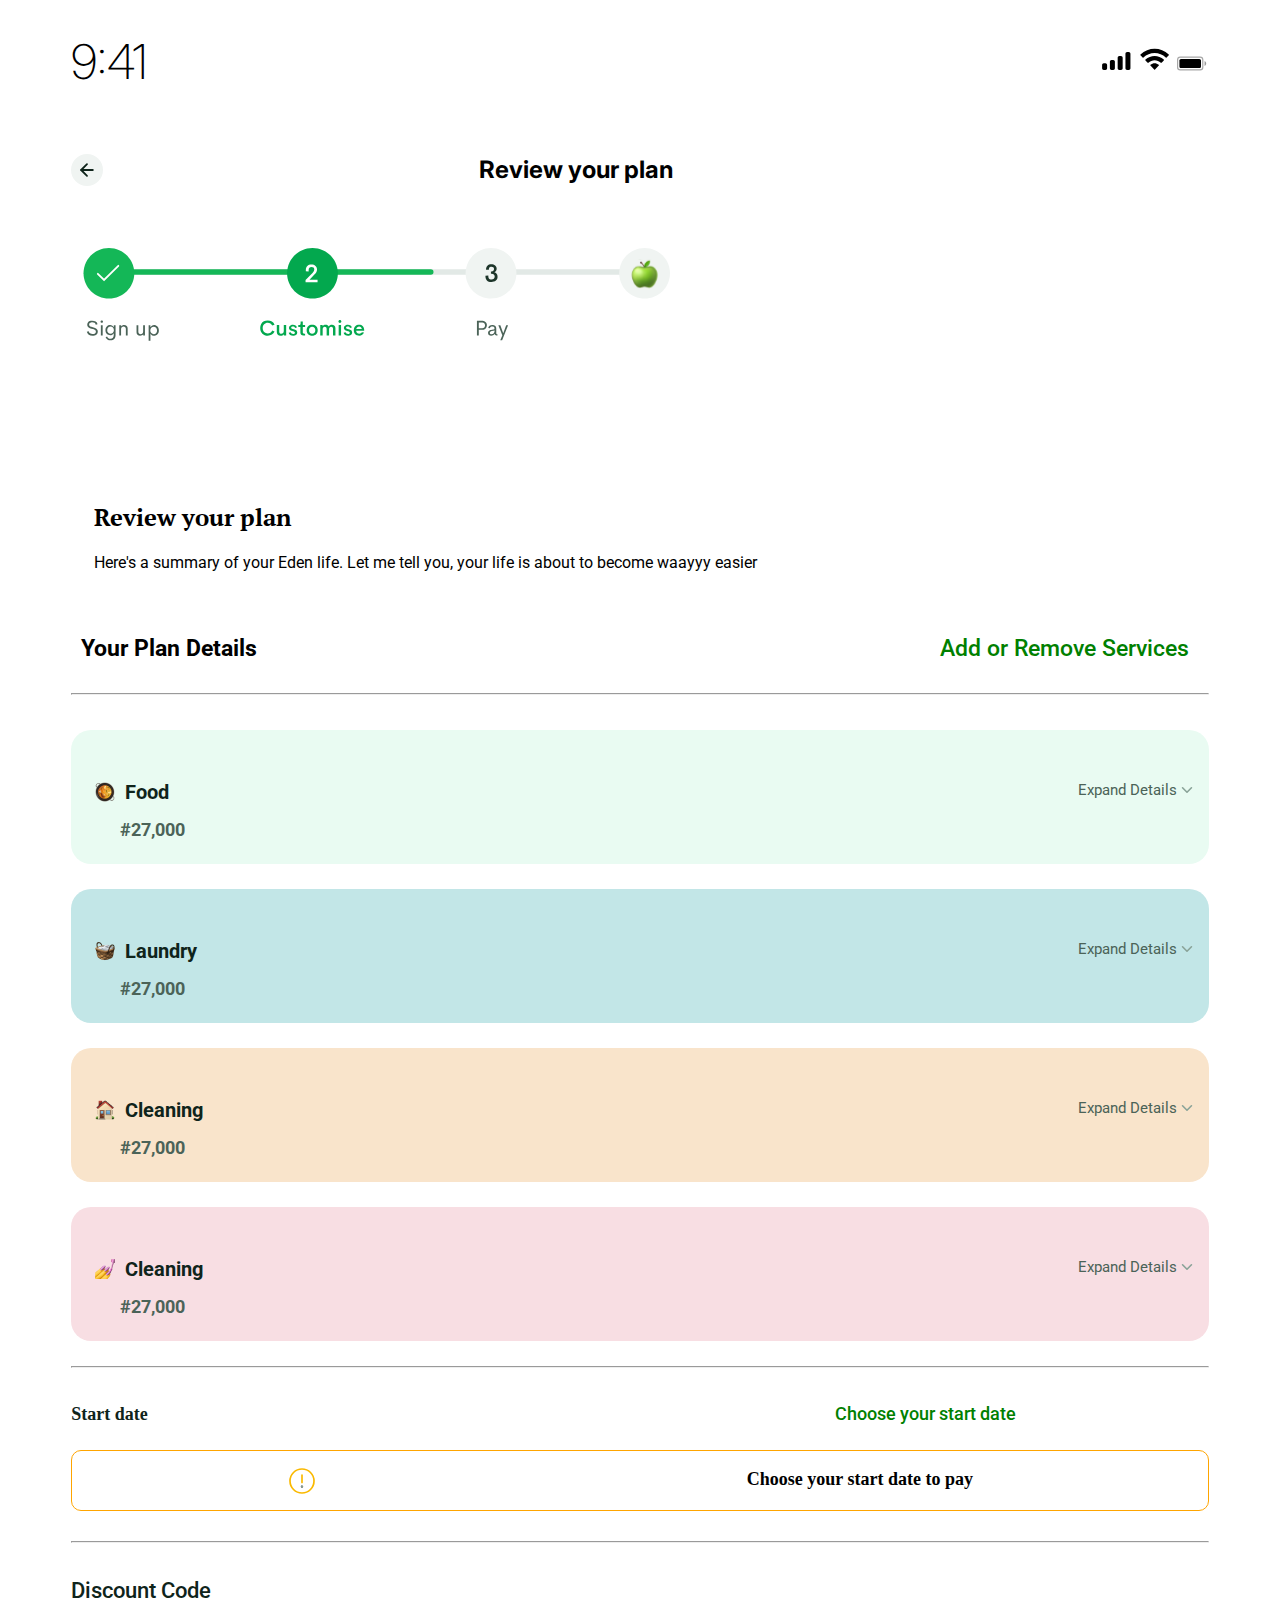
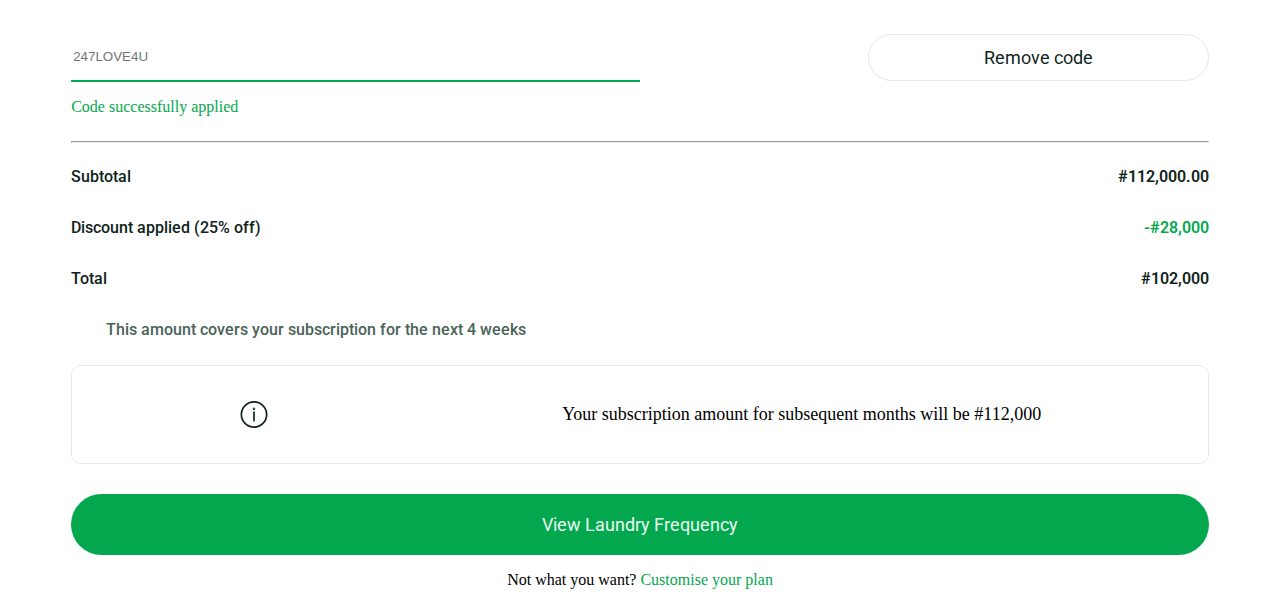
<file: index.html>
<html lang="en">
<head>
    <meta charset="UTF-8">
    <meta name="viewport" content="width=device-width, initial-scale=1.0">
    <title>Review Plan</title>
    <link rel="preconnect" href="https://fonts.googleapis.com">
    <link rel="preconnect" href="https://fonts.gstatic.com" crossorigin>
    <link href="https://fonts.googleapis.com/css2?family=Great+Vibes&family=Inter:
    wght@400;500;600;700;800&family=Kaushan+Script&family=League+Spartan:wght@300;400;500;
    600;700&family=Montserrat:ital,wght@0,100;0,200;0,400;0,600;0,700;0,800;0,900;1,500&family=Open+Sans:
    ital,wght@0,300;0,400;0,500;0,600;0,700;0,800;1,300&family=PT+Serif:ital,wght@0,400;0,700;1,400;1,700&family=
    Quicksand:wght@300;400;500;600;700&family=Raleway:ital,wght@0,100;0,200;0,300;0,400;0,500;0,600;0,700;0,800;0,
    900;1,100;1,200;1,300;1,400;1,500;1,600;1,700;1,800;1,900&family=Rubik:ital,wght@0,300;0,400;0,500;1,300;1,400;1,
    500&display=swap" rel="stylesheet">
    <link rel="preconnect" href="https://fonts.googleapis.com">
    <link rel="preconnect" href="https://fonts.gstatic.com" crossorigin>
    <link href="https://fonts.googleapis.com/css2?family=Great+Vibes&family=Inter:wght@400;500;600;700;800&family=Kaushan+Script&family=League+Spartan:wght@300;400;500;600;700&family=Montserrat:ital,wght@0,100;0,200;0,400;0,600;0,700;0,800;0,900;1,500&family=Open+Sans:ital,wght@0,300;0,400;0,500;0,600;0,700;0,800;1,300&family=PT+Serif:ital,wght@0,400;0,700;1,400;1,700&family=Quicksand:wght@300;400;500;600;700&family=Raleway:ital,wght@0,100;0,200;0,300;0,400;0,500;0,600;0,700;0,800;0,900;1,100;1,200;1,300;1,400;1,500;1,600;1,700;1,800;1,900&family=Roboto:ital,wght@0,100;0,300;0,400;0,500;0,700;0,900;1,100&family=Rubik:ital,wght@0,300;0,400;0,500;1,300;1,400;1,500&display=swap" rel="stylesheet">
    <link rel="stylesheet" href="../styles/review.css">
</head>

<body>
    <div class="parent-container">

        <div class="status-bar">
            <div class="time">9:41</div>
            <div class="status-icon">
                <img src="../project-assets/svg/Mobile Signal.svg" alt="Mobile Signal SVG" />
                <img src="../project-assets/svg/Wifi.svg"  alt="Wifi Signal SVG" />
                <img src="../project-assets/svg/Battery.svg" alt="Battery SVG" />
            </div>
        </div>

        <div class="review-plan">
            <div>
                <img src="../project-assets/svg/left-arrow.svg" alt="left-arrow" />
            </div>
            <p>Review your plan</p>
        </div>

        <div>
            <div class="progress-bar">
                <img src="../project-assets/svg/Frame 10079.svg" alt="progress-bar SVG" />
            </div>
        </div>

        <section class="plan-review">
            <h2>Review your plan</h2>
            <p>Here's a summary of your Eden life. Let me tell you, your life is about to become waayyy easier</p>
        </section>
        <div class="plan-details">
            <div class="plan">
                <h3>Your Plan Details</h3>
            </div>
            
            <div class="services">
                <h3>Add or Remove Services</h3>
            </div>         
        </div>
        <hr  class="hr-line">
        <div class="category food-body">
            <div class="food">
                <img class="img" src="../project-assets/svg/image 3.svg" alt="food">
                <h4>Food</h4>
                <div class="price">
                    <h3>#27,000</h3>
                </div> 
            </div>
            
            <div class="expand">
                <p>Expand Details</p>
                <img src="../project-assets/svg/Arrow.svg" alt="">
            </div>      
        </div>

        <div class="category laundry-body">
            <div class="food">
                <img class="img" src="../project-assets/images/laundry.png" alt="food">
                <h4>Laundry</h4>
                <div class="price">
                    <h3>#27,000</h3>
                </div> 
            </div>
            
            <div class="expand">
                <p>Expand Details</p>
                <img src="../project-assets/svg/Arrow.svg" alt="">

            </div>    
        </div>

        <div class="category cleaning-body">
            <div class="food">
                <img class="img" src="../project-assets/images/house.png" alt="food">
                <h4>Cleaning</h4>
                <div class="price">
                    <h3>#27,000</h3>
                </div> 
            </div>
            
            <div class="expand">
                <p>Expand Details</p>
                <img src="../project-assets/svg/Arrow.svg" alt="">
            </div>    
        </div>

        <div class="category beauty-body">
            <div class="food">
                <img class="img" src="../project-assets/images/beauty.png" alt="food">
                <h4>Cleaning</h4>
                <div class="price">
                    <h3>#27,000</h3>
                </div> 
            </div>
            
            <div class="expand">
                <p>Expand Details</p>
                <img src="../project-assets/svg/Arrow.svg" alt="">
            </div>    
        </div>
        <hr  class="hr-line">
        <section class="start-date-sec">
            <span id="start-date">Start date</span>
            <span id="choose-date">Choose your start date</span>
        </section>

        <div class="payment-date">
            <img id="vector-img" src="../project-assets/svg/Alert Circle.svg" alt="">
            <p>Choose your start date to pay</p>
        </div>
        <hr class="hr-line">

        <section class="discount-sec">
            <h4>Discount Code</h4>
            <div id="code">
                <input type="text" placeholder="247LOVE4U">
                <button id="btn">Remove code</button>
            </div>
            <p>Code successfully applied</p>
        </section>
        <hr>

        <section class="price-rate">
            <div>
                <p>Subtotal</p>
                <p class="right-text">#112,000.00</p>
            </div>
            <div>
                <p>Discount applied (25% off)</p>
                <p class="rate right-text">-#28,000</p>
            </div>
            <div>
                <p>Total</p>
                <p class="right-text">#102,000</p>
            </div>
            <div class="sub-text">
                <p id="subscription-text">This amount covers your subscription for the next 4 weeks</p>
            </div>
        </section>
        <div class="amount">
            <img id="vector-img" src="../project-assets/svg/circle.svg" alt="">
            <p>Your subscription amount for subsequent months will be #112,000</p>
        </div>

        <section class="frequency">
            <div id="view">View Laundry Frequency</div>
            <p>Not what you want? <a href="./confetti.html">
                Customise your plan</a></p>
        </section>
    </div>
</body>

</html>
</file>
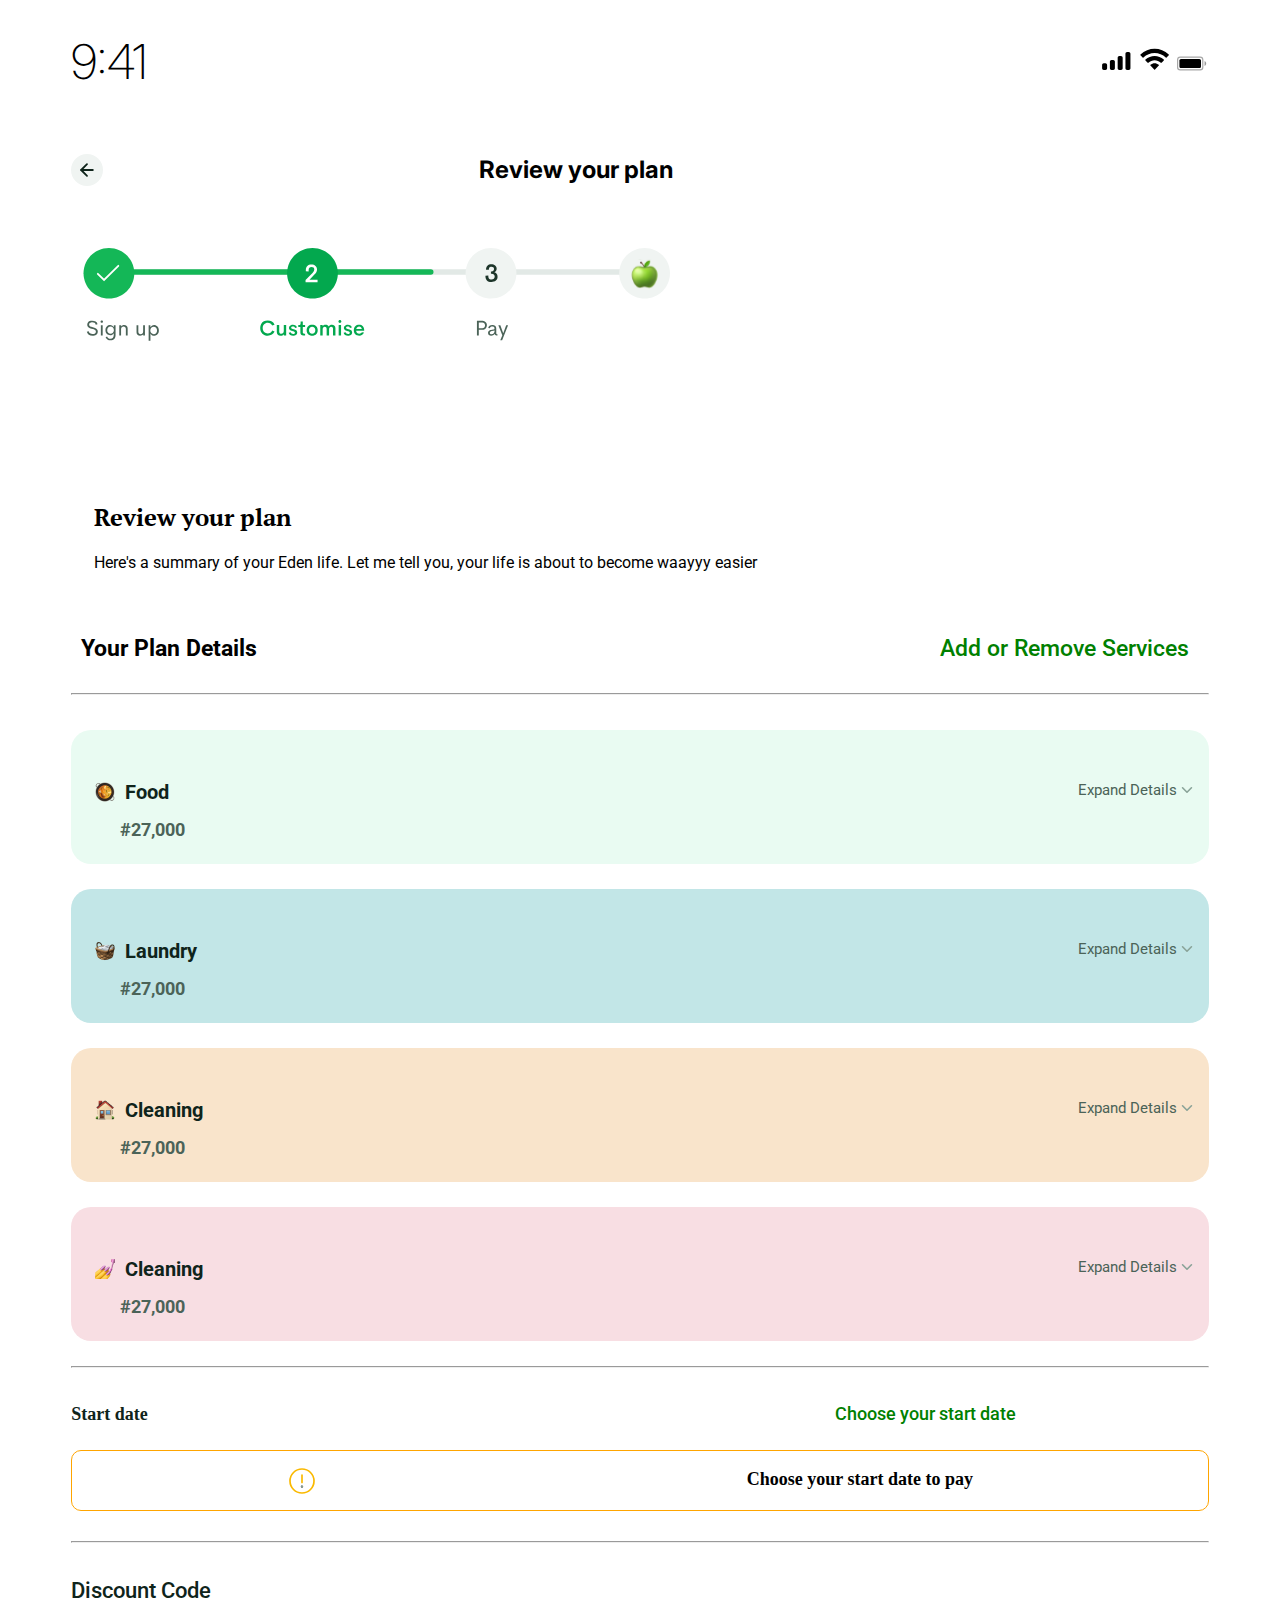
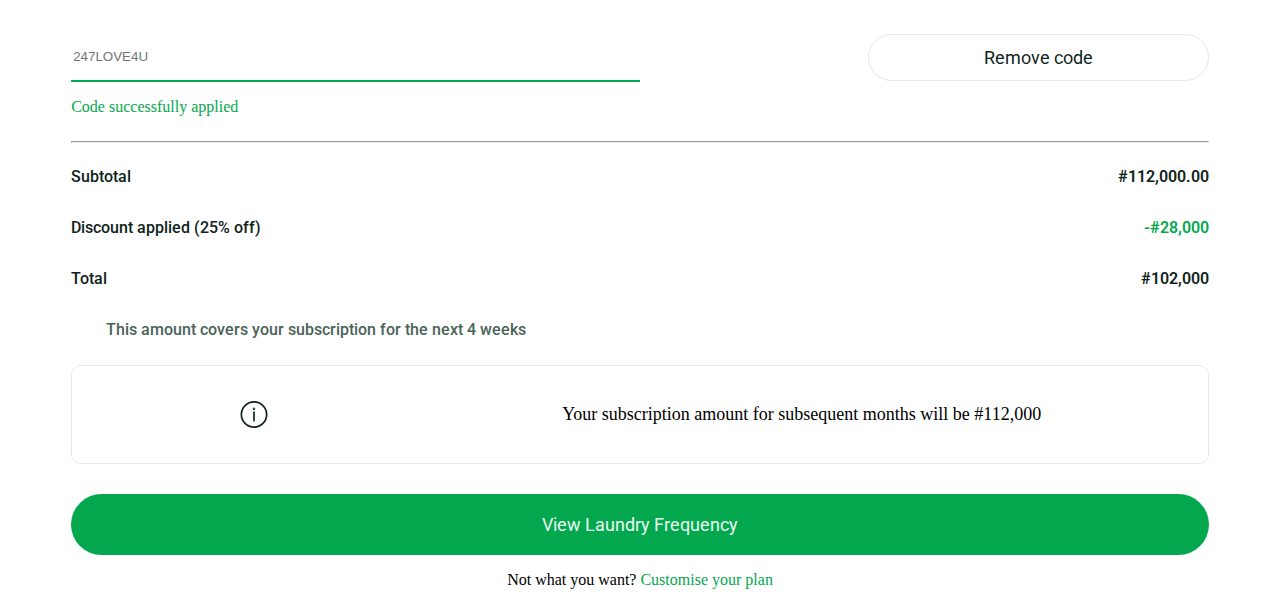
<file: index/review.html>
<html lang="en">
<head>
    <meta charset="UTF-8">
    <meta name="viewport" content="width=device-width, initial-scale=1.0">
    <title>Review Plan</title>
    <link rel="preconnect" href="https://fonts.googleapis.com">
    <link rel="preconnect" href="https://fonts.gstatic.com" crossorigin>
    <link href="https://fonts.googleapis.com/css2?family=Great+Vibes&family=Inter:
    wght@400;500;600;700;800&family=Kaushan+Script&family=League+Spartan:wght@300;400;500;
    600;700&family=Montserrat:ital,wght@0,100;0,200;0,400;0,600;0,700;0,800;0,900;1,500&family=Open+Sans:
    ital,wght@0,300;0,400;0,500;0,600;0,700;0,800;1,300&family=PT+Serif:ital,wght@0,400;0,700;1,400;1,700&family=
    Quicksand:wght@300;400;500;600;700&family=Raleway:ital,wght@0,100;0,200;0,300;0,400;0,500;0,600;0,700;0,800;0,
    900;1,100;1,200;1,300;1,400;1,500;1,600;1,700;1,800;1,900&family=Rubik:ital,wght@0,300;0,400;0,500;1,300;1,400;1,
    500&display=swap" rel="stylesheet">
    <link rel="preconnect" href="https://fonts.googleapis.com">
    <link rel="preconnect" href="https://fonts.gstatic.com" crossorigin>
    <link href="https://fonts.googleapis.com/css2?family=Great+Vibes&family=Inter:wght@400;500;600;700;800&family=Kaushan+Script&family=League+Spartan:wght@300;400;500;600;700&family=Montserrat:ital,wght@0,100;0,200;0,400;0,600;0,700;0,800;0,900;1,500&family=Open+Sans:ital,wght@0,300;0,400;0,500;0,600;0,700;0,800;1,300&family=PT+Serif:ital,wght@0,400;0,700;1,400;1,700&family=Quicksand:wght@300;400;500;600;700&family=Raleway:ital,wght@0,100;0,200;0,300;0,400;0,500;0,600;0,700;0,800;0,900;1,100;1,200;1,300;1,400;1,500;1,600;1,700;1,800;1,900&family=Roboto:ital,wght@0,100;0,300;0,400;0,500;0,700;0,900;1,100&family=Rubik:ital,wght@0,300;0,400;0,500;1,300;1,400;1,500&display=swap" rel="stylesheet">
    <link rel="stylesheet" href="../styles/review.css">
</head>

<body>
    <div class="parent-container">

        <div class="status-bar">
            <div class="time">9:41</div>
            <div class="status-icon">
                <img src="../project-assets/svg/Mobile Signal.svg" alt="Mobile Signal SVG" />
                <img src="../project-assets/svg/Wifi.svg"  alt="Wifi Signal SVG" />
                <img src="../project-assets/svg/Battery.svg" alt="Battery SVG" />
            </div>
        </div>

        <div class="review-plan">
            <div>
                <img src="../project-assets/svg/left-arrow.svg" alt="left-arrow" />
            </div>
            <p>Review your plan</p>
        </div>

        <div>
            <div class="progress-bar">
                <img src="../project-assets/svg/Frame 10079.svg" alt="progress-bar SVG" />
            </div>
        </div>

        <section class="plan-review">
            <h2>Review your plan</h2>
            <p>Here's a summary of your Eden life. Let me tell you, your life is about to become waayyy easier</p>
        </section>
        <div class="plan-details">
            <div class="plan">
                <h3>Your Plan Details</h3>
            </div>
            
            <div class="services">
                <h3>Add or Remove Services</h3>
            </div>         
        </div>
        <hr  class="hr-line">
        <div class="category food-body">
            <div class="food">
                <img class="img" src="../project-assets/svg/image 3.svg" alt="food">
                <h4>Food</h4>
                <div class="price">
                    <h3>#27,000</h3>
                </div> 
            </div>
            
            <div class="expand">
                <p>Expand Details</p>
                <img src="../project-assets/svg/Arrow.svg" alt="">
            </div>      
        </div>

        <div class="category laundry-body">
            <div class="food">
                <img class="img" src="../project-assets/images/laundry.png" alt="food">
                <h4>Laundry</h4>
                <div class="price">
                    <h3>#27,000</h3>
                </div> 
            </div>
            
            <div class="expand">
                <p>Expand Details</p>
                <img src="../project-assets/svg/Arrow.svg" alt="">

            </div>    
        </div>

        <div class="category cleaning-body">
            <div class="food">
                <img class="img" src="../project-assets/images/house.png" alt="food">
                <h4>Cleaning</h4>
                <div class="price">
                    <h3>#27,000</h3>
                </div> 
            </div>
            
            <div class="expand">
                <p>Expand Details</p>
                <img src="../project-assets/svg/Arrow.svg" alt="">
            </div>    
        </div>

        <div class="category beauty-body">
            <div class="food">
                <img class="img" src="../project-assets/images/beauty.png" alt="food">
                <h4>Cleaning</h4>
                <div class="price">
                    <h3>#27,000</h3>
                </div> 
            </div>
            
            <div class="expand">
                <p>Expand Details</p>
                <img src="../project-assets/svg/Arrow.svg" alt="">
            </div>    
        </div>
        <hr  class="hr-line">
        <section class="start-date-sec">
            <span id="start-date">Start date</span>
            <span id="choose-date">Choose your start date</span>
        </section>

        <div class="payment-date">
            <img id="vector-img" src="../project-assets/svg/Alert Circle.svg" alt="">
            <p>Choose your start date to pay</p>
        </div>
        <hr class="hr-line">

        <section class="discount-sec">
            <h4>Discount Code</h4>
            <div id="code">
                <input type="text" placeholder="247LOVE4U">
                <button id="btn">Remove code</button>
            </div>
            <p>Code successfully applied</p>
        </section>
        <hr>

        <section class="price-rate">
            <div>
                <p>Subtotal</p>
                <p class="right-text">#112,000.00</p>
            </div>
            <div>
                <p>Discount applied (25% off)</p>
                <p class="rate right-text">-#28,000</p>
            </div>
            <div>
                <p>Total</p>
                <p class="right-text">#102,000</p>
            </div>
            <div class="sub-text">
                <p id="subscription-text">This amount covers your subscription for the next 4 weeks</p>
            </div>
        </section>
        <div class="amount">
            <img id="vector-img" src="../project-assets/svg/circle.svg" alt="">
            <p>Your subscription amount for subsequent months will be #112,000</p>
        </div>

        <section class="frequency">
            <div id="view">View Laundry Frequency</div>
            <p>Not what you want? <a href="../index/confetti.html">
                Customise your plan</a></p>
        </section>
    </div>
</body>

</html>
</file>
<file: styles/review.css>
.icons{
    display: flex;
    align-items: center;
}


.status-icon img{
    width: 30px;
   margin: 0 2px auto ;    
}

.parent-container{
    margin: 0 5% auto;
    /* border: 1px solid red; */
    box-sizing: border-box;
    padding: 0;
}

.time{
    font-size: 3rem;
    font-family: Inter;
    font-weight:200;
}

.status-bar{
    margin-top: 2rem;
    display: flex;
    align-items: center;
    justify-content: space-between;
}

.review-plan {
    padding-top: 40px;
    display: flex;
    align-items: center;
    justify-content: flex-start;
    column-gap: 33%;
}
.review-plan p {
    font-family: Inter;
    font-weight: bold;
    font-size: 1.5rem;
}

.progress-bar{
    padding-top: 40px;
}
.progress-bar img{
    width: 600px;
    padding: 0;
    margin: 0;
}

.plan-review{
    padding: 2%;
    margin-top: 10%;
}

.plan-review h2{
    font-family: "PT Serif";
}

.plan-review p{
    font-family: "Roboto";
    width: 80%;
}

.plan-details{
    display: flex;
    align-items: center;
    justify-content: space-between;
    font-size: 20px;
}

.plan h3{
    /* width: 30%; */
    width: 100%;
    padding-left: 10px;
    font-family: 'Roboto';
}
.services h3{
    width: 100%;
    padding-right: 20px;
    color: green;
    font-weight: 500;
    font-family: "Roboto";
}
.hr-line{
    margin-bottom: 35px;
}

.category{
    display: flex;
    font-family: "Roboto";
    border-radius: 20px;
    justify-content: space-between;
    padding: 1%;
    margin-top: 25px;
}

.food-body{
    background-color: #E9FBF2;
}

.laundry-body{
    background-color: #c2e6e7;
}

.cleaning-body{
    background-color: rgb(249, 228, 203);
}

.beauty-body{
    background-color: rgb(248, 222, 227);
    margin-bottom: 25px;
}

.food{
     display: flex;
     padding: 12px;
     align-items: center;
     margin-bottom: 10px;
}
.food h4{
    margin-left: 10px;
    font-size: 20px;
    color: #0F241B;
}    

.expand{
    align-items: center;
    display: flex;
    margin-bottom: 15px;
    font-size: 15px;

}
.expand p{
    /* margin-top: 38px; */
    width: 100%;
    color: #4B6358;
}

.price{
    position: absolute;
    margin-top: 5em;
    margin-left: 25px;
    color: #4B6358;
    font-size: 15px;
    font-weight: 400;
}

.start-date-sec{
    font-size: 18px;
    margin-bottom: 25px;
}

#choose-date{
    width: 100%;
    color: green;
    font-weight: 500;
    font-family: "Roboto";
    margin-left: 60%;
}

#start-date{
    font-weight: 600;
    color: #0F241B;
}

.payment-date{
    display: flex;
    justify-content: space-around;
    font-size: 18px;
    font-weight: 600;
    border-radius: 10px;
    border: 1px solid orange;
    padding-right: 20px;
    margin-top: 10px;
    margin-bottom: 30px;
    align-items: center;
}
.payment-date p{
    margin-bottom: 20px;
}

#vector-img{
    width: 30px;
    color: yellow;
}
.discount-sec{
    margin-bottom: 25px;
}
#code{
    display: flex;
    justify-content: space-between;
    align-items: center;
    height: 50px;
}
#code #btn{
    border-radius: 40px;
    border: 1px solid #E2E9E6;
    padding: 12px;
    width: 30%;
    color: #0F241B;
    text-align: center;
    font-size: 18px;
    font-family: "Roboto";
    background: none;
}

input{
    border-top: none;
    border-left: none;
    border-right: none;
    color: #0F241B;
    width: 50%;
    height: 50px;
    border-color: #03A84E;
}

.discount-sec p{
    color: #03A84E;
}
.discount-sec h4{
    color: #0F241B;
    font-weight: 500;
    font-family: "Roboto";
    font-size: 22px;
}

.price-rate > div{
    display: flex;
    font-family: "Roboto";
    font-weight: 500;
    width: 100%;
    color: #0F241B;
    justify-content: space-between;
    align-items: center;
}

.price-rate .right-text{
    text-align: right;
    font-weight: 600;
}
.price-rate .rate{
    color: #03A84E;
}
.sub-text{
    justify-content:flex-end;
}
#subscription-text{
    text-align: right;
    width: 40%;
    color: #4B6358;
}
.amount{
    display: flex;
    justify-content: space-around;
    font-size: 18px;
    border-radius: 10px;
    border: 1px solid #E2E9E6;
    padding: 20px;
    margin-top: 10px;
    margin-bottom: 30px;
}

.frequency{
    text-align: center;
}
#view{
    text-align: center;
    border-radius: 40px;
    background-color: #03A84E;
    color: #E9FBF2;
    padding: 20px;
    font-size: 18px;
    font-family: "Roboto";
}

.frequency a{
    color: #03A84E;
    font-weight: 500;
    list-style: none;
    text-decoration: none;
}

.frequency p{
    width: 100%;
    font-weight: 500;
}
@media screen and (max-width: 700px) {
        .parent-container{
            margin: 0 2% auto;
        }
        .status-bar{
            display: flex;
            align-items: center;
        }
        .progress-bar img{
            width: 95%;
            margin-left: 2%;
        }
        .review-plan {
            padding-left:3%;

        }
        .review-plan  p{
            font-size: 18px;
        }
        .plan-review{
            text-align: center;
        }
        .plan-review p{
            font-family: "Roboto";
            width: 80%;
            margin: 0 auto;
            font-size: 14px;
        }
        .plan-details{
            font-size: 10px;
        }
        .plan h3{
            width: 100%;
            padding-left: 0px;
        }
        .services h3{
            width: 100%;
            padding-right: 0px;
            font-size: 15px;
        }
        .price h3{
            font-size: 14px;
        }    
        #choose-date{
            font-size: 14px;
            margin-left: 20%;
        }
        .payment-date p{
            font-size: 15px;
        }
        .discount-sec h4{
            font-size: 18px;
        }
        #code #btn{
            width: 45%;
            font-size: 15px;
        }
        .discount-sec p{
            font-size: 14px;
        }
        .price-rate p:first-child{
            font-weight: 400;
        }
        #subscription-text{
            text-align: right;
            width: 90%;
            font-size: 14px;
            color: #4B6358;
            padding-left: 9%;
            font-size:13px;
        }
        .amount p{
            font-size: 14px;
            margin-left: 15px;
        }
        #view{
            padding: 12px;
            font-size: 14px;
        }
        .frequency p{
            font-size: 13px;
            margin:10% 0%;
        }
        .time{
            font-size: 1rem;
            font-weight: 600;
        }
        .status-icon img{
            width: 20px;  
        }
}
</file>
